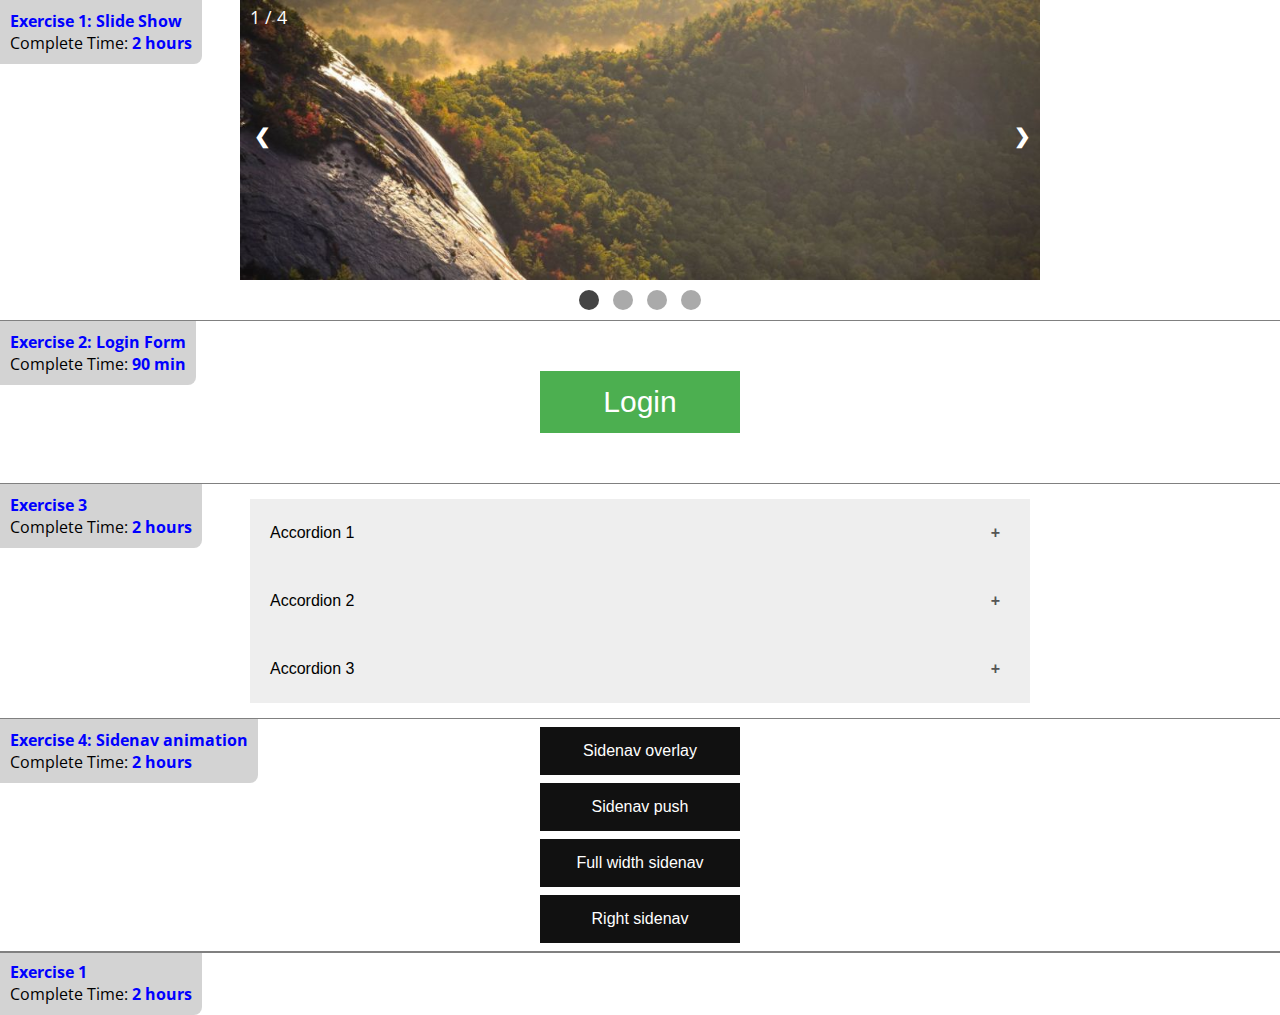
<file: index.html>
<!DOCTYPE html>
<html lang="en" dir="ltr">
  <head>
    <meta charset="utf-8">
    <title>Exercise 1</title>
    <!--Google Fonts Open Sans-->
   <link href="https://fonts.googleapis.com/css?family=Open+Sans&display=swap" rel="stylesheet">
   <!--Jquery-->
   <script src="https://ajax.googleapis.com/ajax/libs/jquery/3.4.0/jquery.min.js"></script>
   <!--Font Avesome-->
   <link rel="stylesheet" href="https://use.fontawesome.com/releases/v5.7.0/css/all.css" integrity="sha384-lZN37f5QGtY3VHgisS14W3ExzMWZxybE1SJSEsQp9S+oqd12jhcu+A56Ebc1zFSJ" crossorigin="anonymous">
   <link rel="stylesheet" href="main.css">

  </head>
  <body>
    <div class="grid-cont">

      <!--Exercise 1: Slideshow-->
      <div class="grid ex1">
        <div class="info">
          <b>Exercise 1: Slide Show</b>
          </br>
          <span>Complete Time: <b>2 hours</b></span>
        </div>
        <div class="img-cont">
          <div class="ss" id="ss1">
            <span class="number">1 / 4</span>
            <img src="img/view1.jpg">
            <span class="caption">Caption Text</span>
          </div>
          <div class="ss" id="ss2">
            <span class="number">2 / 4</span>
            <img src="img/view2.jpg">
            <span class="caption">Caption Two</span>
          </div>
          <div class="ss" id="ss3">
            <span class="number">3 / 4</span>
            <img src="img/view3.jpg">
            <span class="caption">Caption Three</span>
          </div>
          <div class="ss" id="ss4">
            <span class="number">4 / 4</span>
            <img src="img/view4.jpg">
            <span class="caption">Caption Four</span>
          </div>
          <div onclick="plusSlide(1)" class="next">&#10095;</div>
          <div onclick="plusSlide(-1)" class="prev">&#10094;</div>
        </div>
        <div class="dots">
          <div onclick="showSlide(0)" class="dot active"></div>
          <div onclick="showSlide(1)" class="dot"></div>
          <div onclick="showSlide(2)" class="dot"></div>
          <div onclick="showSlide(3)" class="dot"></div>
        </div>
      </div>

      <!--Exercise 2: Login Form-->
      <div class="grid ex2">
        <div class="info">
          <b>Exercise 2: Login Form</b>
          </br>
          <span>Complete Time: <b>90 min</b></span>
        </div>
        <button onclick="document.getElementById('mod01').style.display = 'block'"
        type="button" class="loginBtn">Login</button>
        <div class="modal" id="mod01">
          <form class="form-cont animate" action="#">
            <span onclick="document.getElementById('mod01').style.display = 'none'"
            class="close">&times;</span>
            <div class="img-cont">
              <img src="img/img_avatar2.png" class="avatar">
            </div>
            <div class="input-cont">
              <label>Username</label>
              <br>
              <input type="text" name="username" placeholder="Enter Username" required>
              <br>
              <label>Password</label>
              <br>
              <input type="text" name="password" placeholder="Enter Password" required>
              <button type="submit">Login</button>
              <div class="rmmbr">
                <input type="checkbox" checked="checked" name="remember">
                <label>Remember Me</label>
              </div>
            </div>
            <div class="form-footer">
              <button onclick="document.getElementById('mod01').style.display = 'none'"
              type="button" name="cancel">Cancel</button>
              <span>Forgot <a class="fpsw" href="#">password</a></span>
            </div>
          </form>
        </div>
      </div>

      <!--Exercise 3: Accordion-->
      <div class="grid ex3">
        <div class="info">
          <b>Exercise 3</b>
          </br>
          <span>Complete Time: <b>2 hours</b></span>
        </div>
        <div class="container">
          <button class="accordion">Accordion 1<span>+</span></button>
          <div class="panel">
              <p>Lorem ipsum dolor sit amet, consectetur adipiscing elit. Nam sit amet tincidunt ipsum. Pellentesque habitant morbi tristique senectus et netus et malesuada fames ac turpis egestas. Nunc gravida ex bibendum aliquam commodo. Maecenas quis consequat justo. Nam eget nibh venenatis, sollicitudin turpis cursus, ultrices odio. Fusce eu laoreet ante. Nulla bibendum feugiat dolor eget bibendum. Praesent tincidunt in massa non pharetra.</p>
          </div>
          <button class="accordion">Accordion 2<span>+</span></button>
          <div class="panel">
            <p>Lorem ipsum dolor sit amet, consectetur adipiscing elit. Nam sit amet tincidunt ipsum. Pellentesque habitant morbi tristique senectus et netus et malesuada fames ac turpis egestas. Nunc gravida ex bibendum aliquam commodo. Maecenas quis consequat justo. Nam eget nibh venenatis, sollicitudin turpis cursus, ultrices odio. Fusce eu laoreet ante. Nulla bibendum feugiat dolor eget bibendum. Praesent tincidunt in massa non pharetra.</p>
          </div>
          <button class="accordion">Accordion 3<span>+</span></button>
          <div class="panel">
            <p>Lorem ipsum dolor sit amet, consectetur adipiscing elit. Nam sit amet tincidunt ipsum. Pellentesque habitant morbi tristique senectus et netus et malesuada fames ac turpis egestas. Nunc gravida ex bibendum aliquam commodo. Maecenas quis consequat justo. Nam eget nibh venenatis, sollicitudin turpis cursus, ultrices odio. Fusce eu laoreet ante. Nulla bibendum feugiat dolor eget bibendum. Praesent tincidunt in massa non pharetra.</p>
          </div>
        </div>
      </div>

      <!--Exercise 4: Side Navigation-->
      <div class="grid ex4">
        <div class="info">
          <b>Exercise 4: Sidenav animation</b>
          </br>
          <span>Complete Time: <b>2 hours</b></span>
        </div>
        <button class="overlay" onclick="openNav(1)">Sidenav overlay</button>
        <button class="push" onclick="openNav(2)">Sidenav push</button>
        <button class="full" onclick="openNav(3)">Full width sidenav</button>
        <button class="right" onclick="openNav(4)">Right sidenav</button>
        <div class="sidenav" id="sidenav">
          <button button="close" onclick="closeNav()">&times;</button>
          <ul>
            <li><a href="#">About</a></li>
            <li><a href="#">Services</a></li>
            <li><a href="#">Clients</a></li>
            <li><a href="#">Contact</a></li>
          </ul>
        </div>

      <!--Exercise 5:  -->
      <div class="grid ex5">
        <div class="info">
          <b>Exercise 1</b>
          </br>
          <span>Complete Time: <b>2 hours</b></span>
        </div>
      </div>
    </div>
    <script src="main.js"></script>
  </body>
</html>
</file>
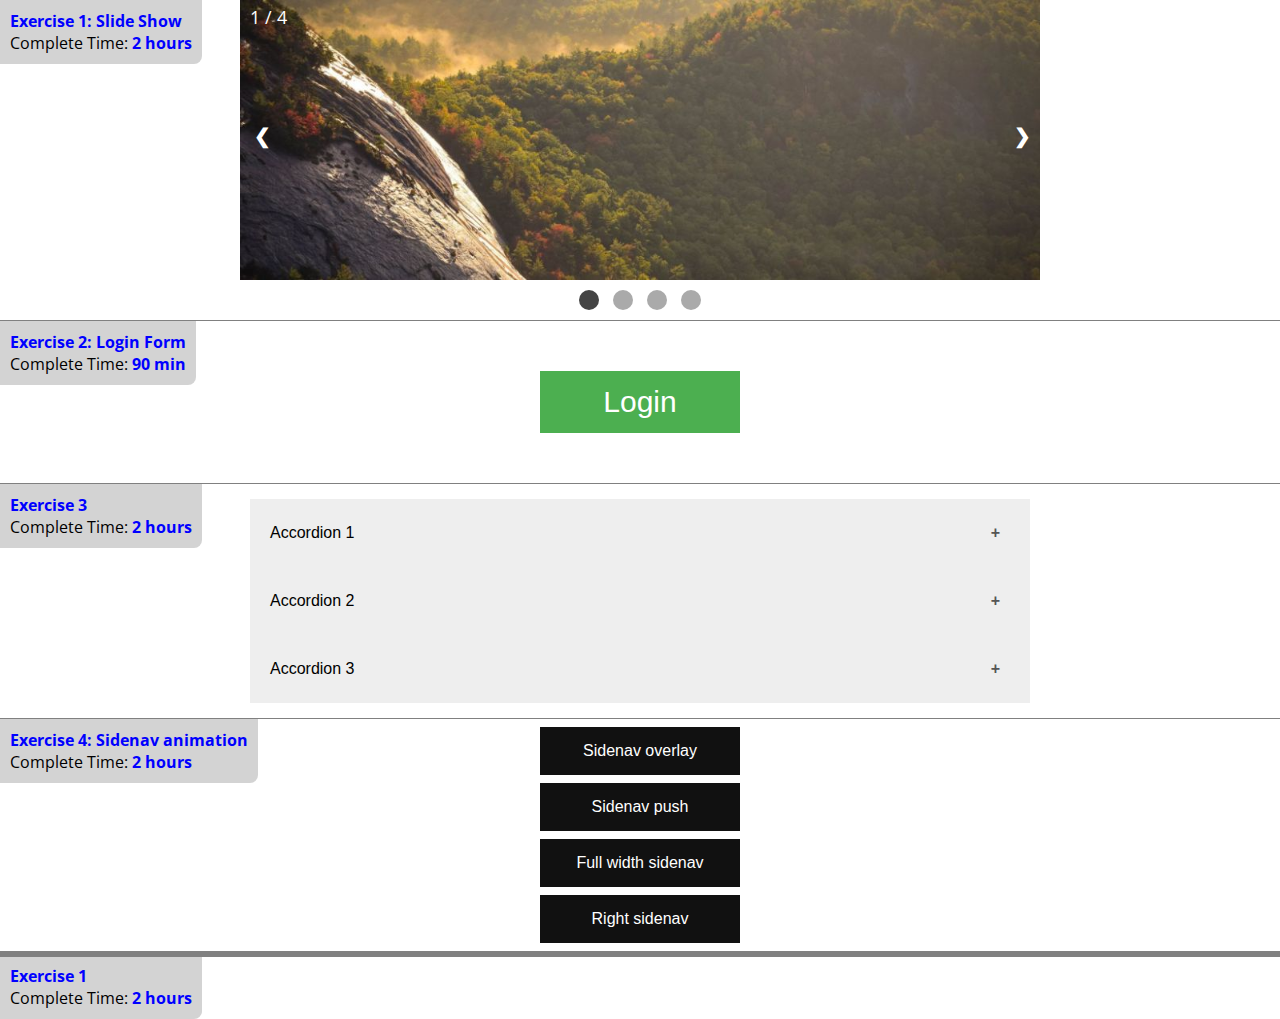
<file: main.html>
<!DOCTYPE html>
<html lang="en" dir="ltr">
  <head>
    <meta charset="utf-8">
    <title>Exercise 1</title>
    <!--Google Fonts Open Sans-->
   <link href="https://fonts.googleapis.com/css?family=Open+Sans&display=swap" rel="stylesheet">
   <!--Jquery-->
   <script src="https://ajax.googleapis.com/ajax/libs/jquery/3.4.0/jquery.min.js"></script>
   <!--Font Avesome-->
   <link rel="stylesheet" href="https://use.fontawesome.com/releases/v5.7.0/css/all.css" integrity="sha384-lZN37f5QGtY3VHgisS14W3ExzMWZxybE1SJSEsQp9S+oqd12jhcu+A56Ebc1zFSJ" crossorigin="anonymous">
   <link rel="stylesheet" href="main.css">

  </head>
  <body>
    <div class="grid-cont">

      <!--Exercise 1: Slideshow-->
      <div class="grid ex1">
        <div class="info">
          <b>Exercise 1: Slide Show</b>
          </br>
          <span>Complete Time: <b>2 hours</b></span>
        </div>
        <div class="img-cont">
          <div class="ss" id="ss1">
            <span class="number">1 / 4</span>
            <img src="img/view1.jpg">
            <span class="caption">Caption Text</span>
          </div>
          <div class="ss" id="ss2">
            <span class="number">2 / 4</span>
            <img src="img/view2.jpg">
            <span class="caption">Caption Two</span>
          </div>
          <div class="ss" id="ss3">
            <span class="number">3 / 4</span>
            <img src="img/view3.jpg">
            <span class="caption">Caption Three</span>
          </div>
          <div class="ss" id="ss4">
            <span class="number">4 / 4</span>
            <img src="img/view4.jpg">
            <span class="caption">Caption Four</span>
          </div>
          <div onclick="plusSlide(1)" class="next">&#10095;</div>
          <div onclick="plusSlide(-1)" class="prev">&#10094;</div>
        </div>
        <div class="dots">
          <div onclick="showSlide(0)" class="dot active"></div>
          <div onclick="showSlide(1)" class="dot"></div>
          <div onclick="showSlide(2)" class="dot"></div>
          <div onclick="showSlide(3)" class="dot"></div>
        </div>
      </div>

      <!--Exercise 2: Login Form-->
      <div class="grid ex2">
        <div class="info">
          <b>Exercise 2: Login Form</b>
          </br>
          <span>Complete Time: <b>90 min</b></span>
        </div>
        <button onclick="document.getElementById('mod01').style.display = 'block'"
        type="button" class="loginBtn">Login</button>
        <div class="modal" id="mod01">
          <form class="form-cont animate" action="#">
            <span onclick="document.getElementById('mod01').style.display = 'none'"
            class="close">&times;</span>
            <div class="img-cont">
              <img src="img/img_avatar2.png" class="avatar">
            </div>
            <div class="input-cont">
              <label>Username</label>
              <br>
              <input type="text" name="username" placeholder="Enter Username" required>
              <br>
              <label>Password</label>
              <br>
              <input type="text" name="password" placeholder="Enter Password" required>
              <button type="submit">Login</button>
              <div class="rmmbr">
                <input type="checkbox" checked="checked" name="remember">
                <label>Remember Me</label>
              </div>
            </div>
            <div class="form-footer">
              <button onclick="document.getElementById('mod01').style.display = 'none'"
              type="button" name="cancel">Cancel</button>
              <span>Forgot <a class="fpsw" href="#">password</a></span>
            </div>
          </form>
        </div>
      </div>

      <!--Exercise 3: Accordion-->
      <div class="grid ex3">
        <div class="info">
          <b>Exercise 3</b>
          </br>
          <span>Complete Time: <b>2 hours</b></span>
        </div>
        <div class="container">
          <button class="accordion">Accordion 1<span>+</span></button>
          <div class="panel">
              <p>Lorem ipsum dolor sit amet, consectetur adipiscing elit. Nam sit amet tincidunt ipsum. Pellentesque habitant morbi tristique senectus et netus et malesuada fames ac turpis egestas. Nunc gravida ex bibendum aliquam commodo. Maecenas quis consequat justo. Nam eget nibh venenatis, sollicitudin turpis cursus, ultrices odio. Fusce eu laoreet ante. Nulla bibendum feugiat dolor eget bibendum. Praesent tincidunt in massa non pharetra.</p>
          </div>
          <button class="accordion">Accordion 2<span>+</span></button>
          <div class="panel">
            <p>Lorem ipsum dolor sit amet, consectetur adipiscing elit. Nam sit amet tincidunt ipsum. Pellentesque habitant morbi tristique senectus et netus et malesuada fames ac turpis egestas. Nunc gravida ex bibendum aliquam commodo. Maecenas quis consequat justo. Nam eget nibh venenatis, sollicitudin turpis cursus, ultrices odio. Fusce eu laoreet ante. Nulla bibendum feugiat dolor eget bibendum. Praesent tincidunt in massa non pharetra.</p>
          </div>
          <button class="accordion">Accordion 3<span>+</span></button>
          <div class="panel">
            <p>Lorem ipsum dolor sit amet, consectetur adipiscing elit. Nam sit amet tincidunt ipsum. Pellentesque habitant morbi tristique senectus et netus et malesuada fames ac turpis egestas. Nunc gravida ex bibendum aliquam commodo. Maecenas quis consequat justo. Nam eget nibh venenatis, sollicitudin turpis cursus, ultrices odio. Fusce eu laoreet ante. Nulla bibendum feugiat dolor eget bibendum. Praesent tincidunt in massa non pharetra.</p>
          </div>
        </div>
      </div>

      <!--Exercise 4: Side Navigation-->
      <div class="grid ex4">
        <div class="info">
          <b>Exercise 4: Sidenav animation</b>
          </br>
          <span>Complete Time: <b>2 hours</b></span>
        </div>
        <button class="overlay" onclick="openNav(1)">Sidenav overlay</button>
        <button class="push" onclick="openNav(2)">Sidenav push</button>
        <button class="full" onclick="openNav(3)">Full width sidenav</button>
        <button class="right" onclick="openNav(4)">Right sidenav</button>
        <div class="sidenav" id="sidenav">
          <button button="close" onclick="closeNav()">&times;</button>
          <ul>
            <li><a href="#">About</a></li>
            <li><a href="#">Services</a></li>
            <li><a href="#">Clients</a></li>
            <li><a href="#">Contact</a></li>
          </ul>
        </div>
      <div class="grid ex5">
        <div class="info">
          <b>Exercise 1</b>
          </br>
          <span>Complete Time: <b>2 hours</b></span>
        </div>
      </div>
      <div class="grid ex6">
        <div class="info">
          <b>Exercise 1</b>
          </br>
          <span>Complete Time: <b>2 hours</b></span>
        </div>
      </div>
      <div class="grid ex7">
        <div class="info">
          <b>Exercise 1</b>
          </br>
          <span>Complete Time: <b>2 hours</b></span>
        </div>
      </div>
      <div class="grid ex8">
        <div class="info">
          <b>Exercise 1</b>
          </br>
          <span>Complete Time: <b>2 hours</b></span>
        </div>
      </div>
      <div class="grid ex9">
        <div class="info">
          <b>Exercise 1</b>
          </br>
          <span>Complete Time: <b>2 hours</b></span>
        </div>
      </div>
    </div>
    <script src="main.js"></script>
  </body>
</html>
</file>
<file: main.css>
@-webkit-keyframes animatezoom {
  from {
    -webkit-transform: scale(0);
  }
  to {
    -webkit-transform: scale(1);
  }
}
@keyframes animatezoom {
  from {
    transform: scale(0);
  }
  to {
    transform: scale(1);
  }
}
* {
  box-sizing: border-box;
}

html, body {
  padding: 0;
  margin: 0;
}

.grid-cont {
  display: grid;
  grid-template-columns: auto;
  grid-gap: 0;
  font-family: "Open Sans", sans-serif;
  transition: 0.4s;
}
.grid-cont .grid {
  width: 100%;
  border-bottom: 1px solid grey;
  position: relative;
}
.grid-cont .grid .info {
  position: absolute;
  padding: 10px;
  background-color: lightgrey;
  border-radius: 0 0 8px 0;
  z-index: -1;
}
.grid-cont .grid .info b {
  color: blue;
}
.grid-cont .ex1 .img-cont {
  max-width: 800px;
  margin: auto;
  position: relative;
}
.grid-cont .ex1 .img-cont .ss {
  position: relative;
}
.grid-cont .ex1 .img-cont .ss span {
  position: absolute;
  z-index: 1;
}
.grid-cont .ex1 .img-cont .ss img {
  position: relative;
  width: 100%;
  z-index: 0;
}
.grid-cont .ex1 .img-cont .ss .number {
  color: white;
  padding: 5px 10px;
  font-size: 18px;
}
.grid-cont .ex1 .img-cont .ss .caption {
  font-size: 16px;
  font-weight: lighter;
  color: white;
  bottom: 10px;
  width: 100%;
  text-align: center;
}
.grid-cont .ex1 .img-cont .next, .grid-cont .ex1 .img-cont .prev {
  position: absolute;
  z-index: 1;
  color: white;
  display: block;
  top: 38%;
  width: 40px;
  height: 60px;
  padding: 14px;
  font-weight: bold;
  text-align: center;
  font-size: 20px;
  transition: 0.5s;
}
.grid-cont .ex1 .img-cont .next:hover, .grid-cont .ex1 .img-cont .prev:hover {
  background-color: #111;
  cursor: pointer;
}
.grid-cont .ex1 .img-cont .next {
  border-radius: 5px 0 0 5px;
  right: 0;
}
.grid-cont .ex1 .img-cont .prev {
  border-radius: 0 5px 5px 0;
}
.grid-cont .ex1 .dots {
  display: block;
  position: relative;
  text-align: center;
}
.grid-cont .ex1 .dots .dot {
  background-color: #aaa;
  height: 20px;
  width: 20px;
  z-index: 1;
  margin: 5px;
  border-radius: 50%;
  display: inline-block;
  transition: 0.5s;
}
.grid-cont .ex1 .dots .dot:hover {
  background-color: #444;
  cursor: pointer;
}
.grid-cont .ex1 .dots .active {
  background-color: #444;
}
.grid-cont .ex2 {
  height: auto;
  width: 100%;
}
.grid-cont .ex2 button {
  background-color: #4CAF50;
  padding: 14px 20px;
  border: none;
  margin: 8px 0;
  cursor: pointer;
  width: 100%;
  color: white;
}
.grid-cont .ex2 .loginBtn {
  width: 200px;
  font-size: 30px;
  margin-top: 50px;
  margin-bottom: 50px;
  display: block;
  margin-left: auto;
  margin-right: auto;
  transition: 0.4s;
}
.grid-cont .ex2 .loginBtn:hover {
  background-color: #137517;
}
.grid-cont .ex2 .animate {
  -webkit-animation: animatezoom 0.6s;
  animation: animatezoom 0.6s;
}
.grid-cont .ex2 .modal {
  display: none;
  height: 100%;
  width: 100%;
  overflow: auto;
  background-color: rgba(0, 0, 0, 0.5);
  position: fixed;
  top: 0;
  z-index: 10;
}
.grid-cont .ex2 .modal .form-cont {
  max-width: 600px;
  width: 80%;
  border: 1px solid blue;
  margin-top: 20px;
  display: block;
  margin-left: auto;
  margin-right: auto;
  background-color: white;
  position: relative;
}
.grid-cont .ex2 .modal .form-cont .close {
  position: absolute;
  font-size: 35px;
  font-weight: bold;
  color: black;
  right: 0;
  cursor: pointer;
  padding: 5px 18px;
}
.grid-cont .ex2 .modal .form-cont .close:hover {
  color: #f44336;
}
.grid-cont .ex2 .modal .form-cont .img-cont {
  width: 100%;
  text-align: center;
  margin: 30px 0;
}
.grid-cont .ex2 .modal .form-cont .img-cont .avatar {
  width: 40%;
  border-radius: 50%;
}
.grid-cont .ex2 .modal .form-cont .input-cont {
  padding: 0 15px;
}
.grid-cont .ex2 .modal .form-cont .input-cont label {
  font-weight: bold;
  padding: 10px 0;
  font-size: 18px;
}
.grid-cont .ex2 .modal .form-cont .input-cont input {
  width: 100%;
  padding: 12px 20px;
  margin: 8px 0;
  border: 1px solid #ccc;
  transition: 0.5s;
}
.grid-cont .ex2 .modal .form-cont .input-cont input:focus {
  border: 1px solid blue;
}
.grid-cont .ex2 .modal .form-cont .input-cont .rmmbr input {
  width: auto;
}
.grid-cont .ex2 .modal .form-cont .input-cont .rmmbr label {
  font-weight: normal;
  font-size: 15px;
}
.grid-cont .ex2 .modal .form-cont .form-footer {
  padding: 15px;
  position: relative;
  background-color: #eee;
}
.grid-cont .ex2 .modal .form-cont .form-footer button {
  width: 100px;
  margin: 0;
  background-color: #f44336;
}
.grid-cont .ex2 .modal .form-cont .form-footer span {
  position: relative;
  float: right;
  margin-top: 10px;
}
.grid-cont .ex3 .container {
  padding: 15px 250px;
}
.grid-cont .ex3 .container .accordion {
  padding: 25px 20px;
  width: 100%;
  background-color: #eee;
  text-align: left;
  border: none;
  outline: none;
  font-size: 16px;
  transition: 0.5s;
}
.grid-cont .ex3 .container .accordion span {
  float: right;
  margin: 0px 10px;
  font-weight: bold;
  font-size: 16px;
  color: #555;
}
.grid-cont .ex3 .container .accordion:hover {
  background-color: #ccc;
  cursor: pointer;
}
.grid-cont .ex3 .container div {
  font-size: 16px;
  padding: 0 18px;
  max-height: 0px;
  overflow: hidden;
  transition: max-height 0.2s ease-out;
}
.grid-cont .ex3 .container .active {
  background-color: #ccc;
}
.grid-cont .ex4 button {
  margin: 8px 15px;
  padding: 15px 20px;
  border: none;
  outline: none;
  display: block;
  margin-left: auto;
  margin-right: auto;
  width: 200px;
  background-color: #111;
  color: white;
  font-size: 16px;
  text-align: center;
  display: block;
  cursor: pointer;
  transition: background-color 0.4s;
}
.grid-cont .ex4 button:hover {
  background-color: #ccc;
  color: black;
}
.grid-cont .ex4 .sidenav {
  height: 1000px;
  width: 0;
  background-color: #111;
  position: fixed;
  top: 0;
  left: 0;
  z-index: 1;
  overflow: hidden;
  transition: width 0.4s;
}
.grid-cont .ex4 .sidenav button {
  font-size: 45px;
  font-weight: lighter;
  padding: 0;
  color: #555;
  position: absolute;
  top: 5px;
  width: auto;
  right: 35px;
  transition: color 0.4s;
}
.grid-cont .ex4 .sidenav button:hover {
  color: #ccc;
  background-color: inherit;
}
.grid-cont .ex4 .sidenav ul {
  list-style-type: none;
  padding: 44px 0 0 0;
}
.grid-cont .ex4 .sidenav ul li {
  padding: 8px 30px;
  font-size: 27px;
}
.grid-cont .ex4 .sidenav ul li a {
  text-decoration: none;
  color: #888;
  transition: color 0.4s;
}
.grid-cont .ex4 .sidenav ul li a:hover {
  color: #eee;
}

/*# sourceMappingURL=main.css.map */
</file>
